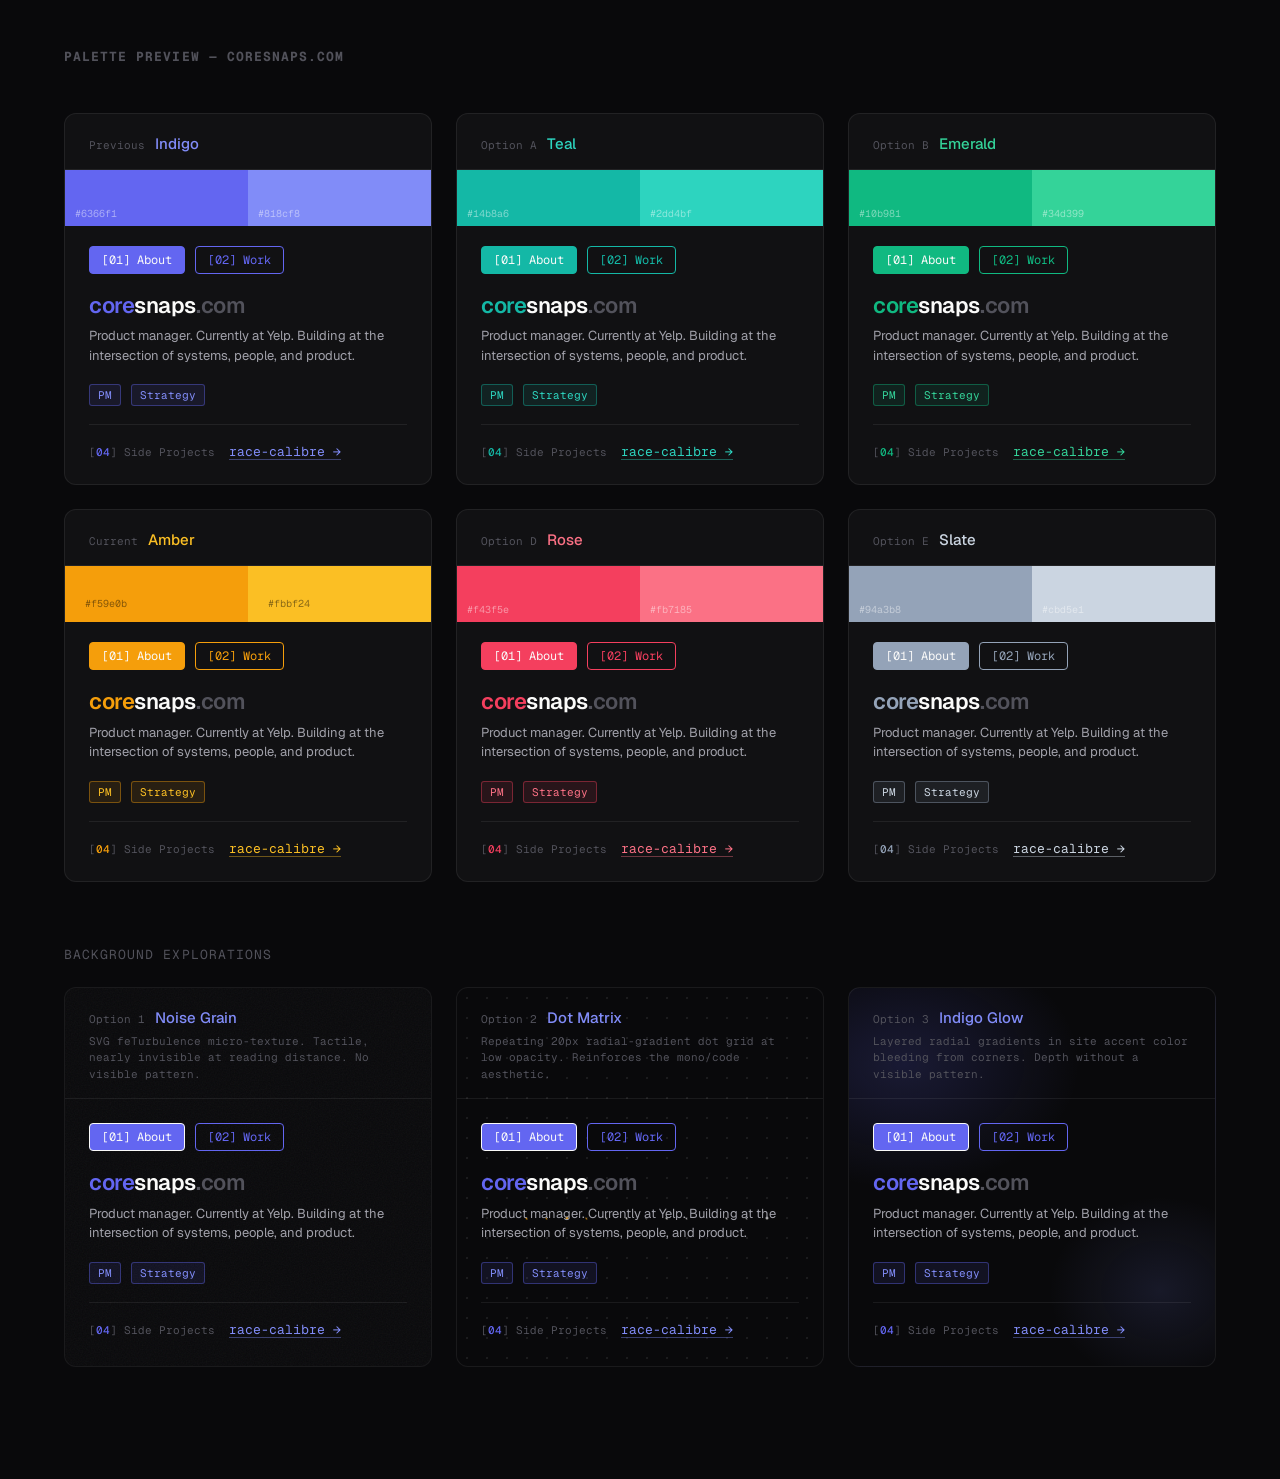
<file: palette-preview.html>
<!DOCTYPE html>
<html lang="en">
<head>
  <meta charset="UTF-8">
  <meta name="viewport" content="width=device-width, initial-scale=1.0">
  <title>Palette Preview — coresnaps.com</title>
  <link rel="preconnect" href="https://fonts.googleapis.com">
  <link href="https://fonts.googleapis.com/css2?family=Geist:wght@300;400;500;600&family=Geist+Mono:wght@400;500&display=swap" rel="stylesheet">
  <style>
    * { box-sizing: border-box; margin: 0; padding: 0; }

    body {
      background: #09090b;
      color: #fafaf9;
      font-family: "Geist", system-ui, sans-serif;
      padding: 48px clamp(20px, 5vw, 80px);
      min-height: 100vh;
    }

    h1 {
      font-size: 13px;
      font-family: "Geist Mono", monospace;
      color: #52525b;
      letter-spacing: 0.08em;
      text-transform: uppercase;
      margin-bottom: 48px;
    }

    .grid {
      display: grid;
      grid-template-columns: repeat(auto-fill, minmax(340px, 1fr));
      gap: 24px;
    }

    .swatch {
      background: #111113;
      border: 1px solid rgba(250,250,249,0.07);
      border-radius: 12px;
      overflow: hidden;
    }

    .swatch-header {
      padding: 20px 24px 16px;
      border-bottom: 1px solid rgba(250,250,249,0.07);
      display: flex;
      align-items: baseline;
      gap: 10px;
    }

    .swatch-label {
      font-size: 11px;
      font-family: "Geist Mono", monospace;
      color: #52525b;
    }

    .swatch-name {
      font-size: 15px;
      font-weight: 500;
    }

    .color-row {
      display: flex;
      height: 56px;
    }

    .color-chip {
      flex: 1;
      display: flex;
      align-items: flex-end;
      padding: 6px 10px;
    }

    .color-chip span {
      font-size: 10px;
      font-family: "Geist Mono", monospace;
      color: rgba(0,0,0,0.5);
      mix-blend-mode: multiply;
    }

    .color-chip.light span {
      color: rgba(255,255,255,0.45);
      mix-blend-mode: normal;
    }

    .swatch-body {
      padding: 20px 24px 24px;
    }

    .preview-nav {
      display: flex;
      gap: 10px;
      margin-bottom: 18px;
    }

    .preview-nav a {
      font-size: 12px;
      font-family: "Geist Mono", monospace;
      padding: 5px 12px;
      border-radius: 4px;
      text-decoration: none;
      border: 1px solid;
      transition: opacity 150ms;
    }

    .preview-hero {
      font-size: 22px;
      font-weight: 600;
      letter-spacing: -0.02em;
      margin-bottom: 8px;
      line-height: 1.2;
    }

    .preview-sub {
      font-size: 13px;
      color: #a1a1aa;
      line-height: 1.5;
      margin-bottom: 18px;
    }

    .preview-tag {
      display: inline-block;
      font-size: 11px;
      font-family: "Geist Mono", monospace;
      padding: 3px 8px;
      border-radius: 3px;
      border: 1px solid;
      margin-right: 6px;
    }

    .preview-link {
      font-size: 13px;
      text-decoration: underline;
      text-underline-offset: 3px;
    }

    .preview-divider {
      height: 1px;
      margin: 18px 0;
      background: rgba(250,250,249,0.07);
    }

    .preview-mono {
      font-size: 11px;
      font-family: "Geist Mono", monospace;
      color: #52525b;
    }

    .preview-mono b {
      font-weight: 500;
    }

    /* ---- Current (Indigo) ---- */
    #current { --a: #6366f1; --ab: #818cf8; }
    /* ---- Teal ---- */
    #teal { --a: #14b8a6; --ab: #2dd4bf; }
    /* ---- Emerald ---- */
    #emerald { --a: #10b981; --ab: #34d399; }
    /* ---- Amber ---- */
    #amber { --a: #f59e0b; --ab: #fbbf24; }
    /* ---- Rose ---- */
    #rose { --a: #f43f5e; --ab: #fb7185; }
    /* ---- Slate ---- */
    #slate { --a: #94a3b8; --ab: #cbd5e1; }

    .swatch .swatch-name       { color: var(--ab); }
    .swatch .chip-main         { background: var(--a); }
    .swatch .chip-bright       { background: var(--ab); }
    .swatch .preview-nav .btn-fill {
      background: var(--a);
      border-color: var(--a);
      color: #fafaf9;
    }
    .swatch .preview-nav .btn-outline {
      background: transparent;
      border-color: var(--a);
      color: var(--a);
    }
    .swatch .preview-hero .accent { color: var(--a); }
    .swatch .preview-tag {
      border-color: color-mix(in srgb, var(--a) 40%, transparent);
      color: var(--ab);
      background: color-mix(in srgb, var(--a) 10%, transparent);
    }
    .swatch .preview-link { color: var(--ab); text-decoration-color: color-mix(in srgb, var(--ab) 40%, transparent); }
    .swatch .preview-mono b { color: var(--a); }

    /* ---- Background Explorations ---- */
    .bg-section-heading {
      font-size: 13px;
      font-family: "Geist Mono", monospace;
      color: #52525b;
      letter-spacing: 0.08em;
      text-transform: uppercase;
      margin: 64px 0 24px;
    }

    .bg-grid {
      display: grid;
      grid-template-columns: repeat(auto-fill, minmax(300px, 1fr));
      gap: 24px;
      margin-bottom: 64px;
    }

    .bg-preview {
      border: 1px solid rgba(250,250,249,0.07);
      border-radius: 12px;
      overflow: hidden;
      position: relative;
    }

    .bg-preview-header {
      padding: 20px 24px 16px;
      border-bottom: 1px solid rgba(250,250,249,0.07);
      position: relative;
      z-index: 1;
    }

    .bg-preview-title {
      display: flex;
      align-items: baseline;
      gap: 10px;
      margin-bottom: 6px;
    }

    .bg-desc {
      font-size: 11px;
      font-family: "Geist Mono", monospace;
      color: #52525b;
      line-height: 1.5;
    }

    .bg-preview-body {
      padding: 24px 24px 28px;
      position: relative;
      z-index: 1;
      min-height: 230px;
    }

    .bg-preview .preview-nav a {
      font-size: 12px;
      font-family: "Geist Mono", monospace;
      padding: 5px 12px;
      border-radius: 4px;
      text-decoration: none;
      border: 1px solid;
      transition: opacity 150ms;
    }
    .bg-preview .btn-fill  { background: #6366f1; border-color: #6366f1; color: #fafaf9; }
    .bg-preview .btn-outline { background: transparent; border-color: #6366f1; color: #6366f1; }
    .bg-preview .preview-tag {
      border-color: rgba(99,102,241,0.4);
      color: #818cf8;
      background: rgba(99,102,241,0.1);
    }
    .bg-preview .preview-link { color: #818cf8; text-decoration-color: rgba(129,140,248,0.4); }
    .bg-preview .preview-mono b { color: #6366f1; }

    /* Option 1: Noise Grain */
    .bg-noise { background: #09090b; }
    .bg-noise::before {
      content: '';
      position: absolute;
      inset: 0;
      background-image: url("data:image/svg+xml,%3Csvg xmlns='http://www.w3.org/2000/svg' width='200' height='200'%3E%3Cfilter id='n'%3E%3CfeTurbulence type='fractalNoise' baseFrequency='0.75' numOctaves='4' stitchTiles='stitch'/%3E%3C/filter%3E%3Crect width='200' height='200' filter='url(%23n)' opacity='1'/%3E%3C/svg%3E");
      opacity: 0.05;
      pointer-events: none;
      z-index: 0;
    }

    /* Option 2: Dot Matrix */
    .bg-dots {
      background-color: #09090b;
      background-image: radial-gradient(rgba(250,250,249,0.08) 1px, transparent 1px);
      background-size: 20px 20px;
    }
    .dots-text { position: absolute; inset: 0; width: 100%; height: 100%; pointer-events: none; z-index: 0; overflow: visible; }

    /* Option 3: Indigo Glow */
    .bg-glow {
      background:
        radial-gradient(ellipse 80% 55% at 15% 20%, rgba(99,102,241,0.18) 0%, transparent 60%),
        radial-gradient(ellipse 55% 45% at 85% 80%, rgba(129,140,248,0.12) 0%, transparent 55%),
        #09090b;
    }
  </style>
</head>
<body>

  <h1>Palette Preview — coresnaps.com</h1>

  <div class="grid">

    <!-- Current -->
    <div class="swatch" id="current">
      <div class="swatch-header">
        <span class="swatch-label">Previous</span>
        <span class="swatch-name">Indigo</span>
      </div>
      <div class="color-row">
        <div class="color-chip chip-main light">
          <span>#6366f1</span>
        </div>
        <div class="color-chip chip-bright light">
          <span>#818cf8</span>
        </div>
      </div>
      <div class="swatch-body">
        <div class="preview-nav">
          <a href="#" class="btn-fill">[01] About</a>
          <a href="#" class="btn-outline">[02] Work</a>
        </div>
        <div class="preview-hero"><span class="accent">core</span>snaps<span style="color:#52525b">.com</span></div>
        <div class="preview-sub">Product manager. Currently at Yelp. Building at the intersection of systems, people, and product.</div>
        <span class="preview-tag">PM</span>
        <span class="preview-tag">Strategy</span>
        <div class="preview-divider"></div>
        <div class="preview-mono"><span class="br" style="color:#52525b">[</span><b>04</b><span class="br" style="color:#52525b">]</span> Side Projects &nbsp;<a href="#" class="preview-link">race-calibre →</a></div>
      </div>
    </div>

    <!-- Teal -->
    <div class="swatch" id="teal">
      <div class="swatch-header">
        <span class="swatch-label">Option A</span>
        <span class="swatch-name">Teal</span>
      </div>
      <div class="color-row">
        <div class="color-chip chip-main light">
          <span>#14b8a6</span>
        </div>
        <div class="color-chip chip-bright light">
          <span>#2dd4bf</span>
        </div>
      </div>
      <div class="swatch-body">
        <div class="preview-nav">
          <a href="#" class="btn-fill">[01] About</a>
          <a href="#" class="btn-outline">[02] Work</a>
        </div>
        <div class="preview-hero"><span class="accent">core</span>snaps<span style="color:#52525b">.com</span></div>
        <div class="preview-sub">Product manager. Currently at Yelp. Building at the intersection of systems, people, and product.</div>
        <span class="preview-tag">PM</span>
        <span class="preview-tag">Strategy</span>
        <div class="preview-divider"></div>
        <div class="preview-mono"><span class="br" style="color:#52525b">[</span><b>04</b><span class="br" style="color:#52525b">]</span> Side Projects &nbsp;<a href="#" class="preview-link">race-calibre →</a></div>
      </div>
    </div>

    <!-- Emerald -->
    <div class="swatch" id="emerald">
      <div class="swatch-header">
        <span class="swatch-label">Option B</span>
        <span class="swatch-name">Emerald</span>
      </div>
      <div class="color-row">
        <div class="color-chip chip-main light">
          <span>#10b981</span>
        </div>
        <div class="color-chip chip-bright light">
          <span>#34d399</span>
        </div>
      </div>
      <div class="swatch-body">
        <div class="preview-nav">
          <a href="#" class="btn-fill">[01] About</a>
          <a href="#" class="btn-outline">[02] Work</a>
        </div>
        <div class="preview-hero"><span class="accent">core</span>snaps<span style="color:#52525b">.com</span></div>
        <div class="preview-sub">Product manager. Currently at Yelp. Building at the intersection of systems, people, and product.</div>
        <span class="preview-tag">PM</span>
        <span class="preview-tag">Strategy</span>
        <div class="preview-divider"></div>
        <div class="preview-mono"><span class="br" style="color:#52525b">[</span><b>04</b><span class="br" style="color:#52525b">]</span> Side Projects &nbsp;<a href="#" class="preview-link">race-calibre →</a></div>
      </div>
    </div>

    <!-- Amber -->
    <div class="swatch" id="amber">
      <div class="swatch-header">
        <span class="swatch-label">Current</span>
        <span class="swatch-name">Amber</span>
      </div>
      <div class="color-row">
        <div class="color-chip chip-main">
          <span style="color:rgba(0,0,0,0.45); font-size:10px; font-family: 'Geist Mono', monospace; padding: 6px 10px; display:block">#f59e0b</span>
        </div>
        <div class="color-chip chip-bright">
          <span style="color:rgba(0,0,0,0.45); font-size:10px; font-family: 'Geist Mono', monospace; padding: 6px 10px; display:block">#fbbf24</span>
        </div>
      </div>
      <div class="swatch-body">
        <div class="preview-nav">
          <a href="#" class="btn-fill">[01] About</a>
          <a href="#" class="btn-outline">[02] Work</a>
        </div>
        <div class="preview-hero"><span class="accent">core</span>snaps<span style="color:#52525b">.com</span></div>
        <div class="preview-sub">Product manager. Currently at Yelp. Building at the intersection of systems, people, and product.</div>
        <span class="preview-tag">PM</span>
        <span class="preview-tag">Strategy</span>
        <div class="preview-divider"></div>
        <div class="preview-mono"><span class="br" style="color:#52525b">[</span><b>04</b><span class="br" style="color:#52525b">]</span> Side Projects &nbsp;<a href="#" class="preview-link">race-calibre →</a></div>
      </div>
    </div>

    <!-- Rose -->
    <div class="swatch" id="rose">
      <div class="swatch-header">
        <span class="swatch-label">Option D</span>
        <span class="swatch-name">Rose</span>
      </div>
      <div class="color-row">
        <div class="color-chip chip-main light">
          <span>#f43f5e</span>
        </div>
        <div class="color-chip chip-bright light">
          <span>#fb7185</span>
        </div>
      </div>
      <div class="swatch-body">
        <div class="preview-nav">
          <a href="#" class="btn-fill">[01] About</a>
          <a href="#" class="btn-outline">[02] Work</a>
        </div>
        <div class="preview-hero"><span class="accent">core</span>snaps<span style="color:#52525b">.com</span></div>
        <div class="preview-sub">Product manager. Currently at Yelp. Building at the intersection of systems, people, and product.</div>
        <span class="preview-tag">PM</span>
        <span class="preview-tag">Strategy</span>
        <div class="preview-divider"></div>
        <div class="preview-mono"><span class="br" style="color:#52525b">[</span><b>04</b><span class="br" style="color:#52525b">]</span> Side Projects &nbsp;<a href="#" class="preview-link">race-calibre →</a></div>
      </div>
    </div>

    <!-- Slate -->
    <div class="swatch" id="slate">
      <div class="swatch-header">
        <span class="swatch-label">Option E</span>
        <span class="swatch-name">Slate</span>
      </div>
      <div class="color-row">
        <div class="color-chip chip-main light">
          <span>#94a3b8</span>
        </div>
        <div class="color-chip chip-bright light">
          <span>#cbd5e1</span>
        </div>
      </div>
      <div class="swatch-body">
        <div class="preview-nav">
          <a href="#" class="btn-fill">[01] About</a>
          <a href="#" class="btn-outline">[02] Work</a>
        </div>
        <div class="preview-hero"><span class="accent">core</span>snaps<span style="color:#52525b">.com</span></div>
        <div class="preview-sub">Product manager. Currently at Yelp. Building at the intersection of systems, people, and product.</div>
        <span class="preview-tag">PM</span>
        <span class="preview-tag">Strategy</span>
        <div class="preview-divider"></div>
        <div class="preview-mono"><span class="br" style="color:#52525b">[</span><b>04</b><span class="br" style="color:#52525b">]</span> Side Projects &nbsp;<a href="#" class="preview-link">race-calibre →</a></div>
      </div>
    </div>

  </div>

  <p class="bg-section-heading">Background Explorations</p>

  <div class="bg-grid">

    <!-- Option 1: Noise Grain -->
    <div class="bg-preview bg-noise">
      <div class="bg-preview-header">
        <div class="bg-preview-title">
          <span class="swatch-label">Option 1</span>
          <span class="swatch-name" style="color:#818cf8">Noise Grain</span>
        </div>
        <p class="bg-desc">SVG feTurbulence micro-texture. Tactile, nearly invisible at reading distance. No visible pattern.</p>
      </div>
      <div class="bg-preview-body">
        <div class="preview-nav">
          <a href="#" class="btn-fill">[01] About</a>
          <a href="#" class="btn-outline">[02] Work</a>
        </div>
        <div class="preview-hero"><span style="color:#6366f1">core</span>snaps<span style="color:#52525b">.com</span></div>
        <div class="preview-sub">Product manager. Currently at Yelp. Building at the intersection of systems, people, and product.</div>
        <span class="preview-tag">PM</span>
        <span class="preview-tag">Strategy</span>
        <div class="preview-divider"></div>
        <div class="preview-mono"><span style="color:#52525b">[</span><b>04</b><span style="color:#52525b">]</span> Side Projects &nbsp;<a href="#" class="preview-link">race-calibre →</a></div>
      </div>
    </div>

    <!-- Option 2: Dot Matrix -->
    <div class="bg-preview bg-dots">
      <svg class="dots-text" aria-hidden="true" xmlns="http://www.w3.org/2000/svg">
        <defs>
          <pattern id="dp-amber" x="0" y="0" width="20" height="20" patternUnits="userSpaceOnUse">
            <circle cx="10" cy="10" r="1.5" fill="rgba(245,158,11,0.85)"/>
          </pattern>
          <pattern id="dp-white" x="0" y="0" width="20" height="20" patternUnits="userSpaceOnUse">
            <circle cx="10" cy="10" r="1.5" fill="rgba(250,250,249,0.65)"/>
          </pattern>
        </defs>
        <text x="50%" y="62%" text-anchor="middle" dominant-baseline="central"
              font-family="&quot;Geist Mono&quot;, monospace" font-weight="700" font-size="34">
          <tspan fill="url(#dp-amber)">core</tspan><tspan fill="url(#dp-white)">snaps.com</tspan>
        </text>
      </svg>
      <div class="bg-preview-header">
        <div class="bg-preview-title">
          <span class="swatch-label">Option 2</span>
          <span class="swatch-name" style="color:#818cf8">Dot Matrix</span>
        </div>
        <p class="bg-desc">Repeating 20px radial-gradient dot grid at low opacity. Reinforces the mono/code aesthetic.</p>
      </div>
      <div class="bg-preview-body">
        <div class="preview-nav">
          <a href="#" class="btn-fill">[01] About</a>
          <a href="#" class="btn-outline">[02] Work</a>
        </div>
        <div class="preview-hero"><span style="color:#6366f1">core</span>snaps<span style="color:#52525b">.com</span></div>
        <div class="preview-sub">Product manager. Currently at Yelp. Building at the intersection of systems, people, and product.</div>
        <span class="preview-tag">PM</span>
        <span class="preview-tag">Strategy</span>
        <div class="preview-divider"></div>
        <div class="preview-mono"><span style="color:#52525b">[</span><b>04</b><span style="color:#52525b">]</span> Side Projects &nbsp;<a href="#" class="preview-link">race-calibre →</a></div>
      </div>
    </div>

    <!-- Option 3: Indigo Glow -->
    <div class="bg-preview bg-glow">
      <div class="bg-preview-header">
        <div class="bg-preview-title">
          <span class="swatch-label">Option 3</span>
          <span class="swatch-name" style="color:#818cf8">Indigo Glow</span>
        </div>
        <p class="bg-desc">Layered radial gradients in site accent color bleeding from corners. Depth without a visible pattern.</p>
      </div>
      <div class="bg-preview-body">
        <div class="preview-nav">
          <a href="#" class="btn-fill">[01] About</a>
          <a href="#" class="btn-outline">[02] Work</a>
        </div>
        <div class="preview-hero"><span style="color:#6366f1">core</span>snaps<span style="color:#52525b">.com</span></div>
        <div class="preview-sub">Product manager. Currently at Yelp. Building at the intersection of systems, people, and product.</div>
        <span class="preview-tag">PM</span>
        <span class="preview-tag">Strategy</span>
        <div class="preview-divider"></div>
        <div class="preview-mono"><span style="color:#52525b">[</span><b>04</b><span style="color:#52525b">]</span> Side Projects &nbsp;<a href="#" class="preview-link">race-calibre →</a></div>
      </div>
    </div>

  </div>


</body>
</html>
</file>
